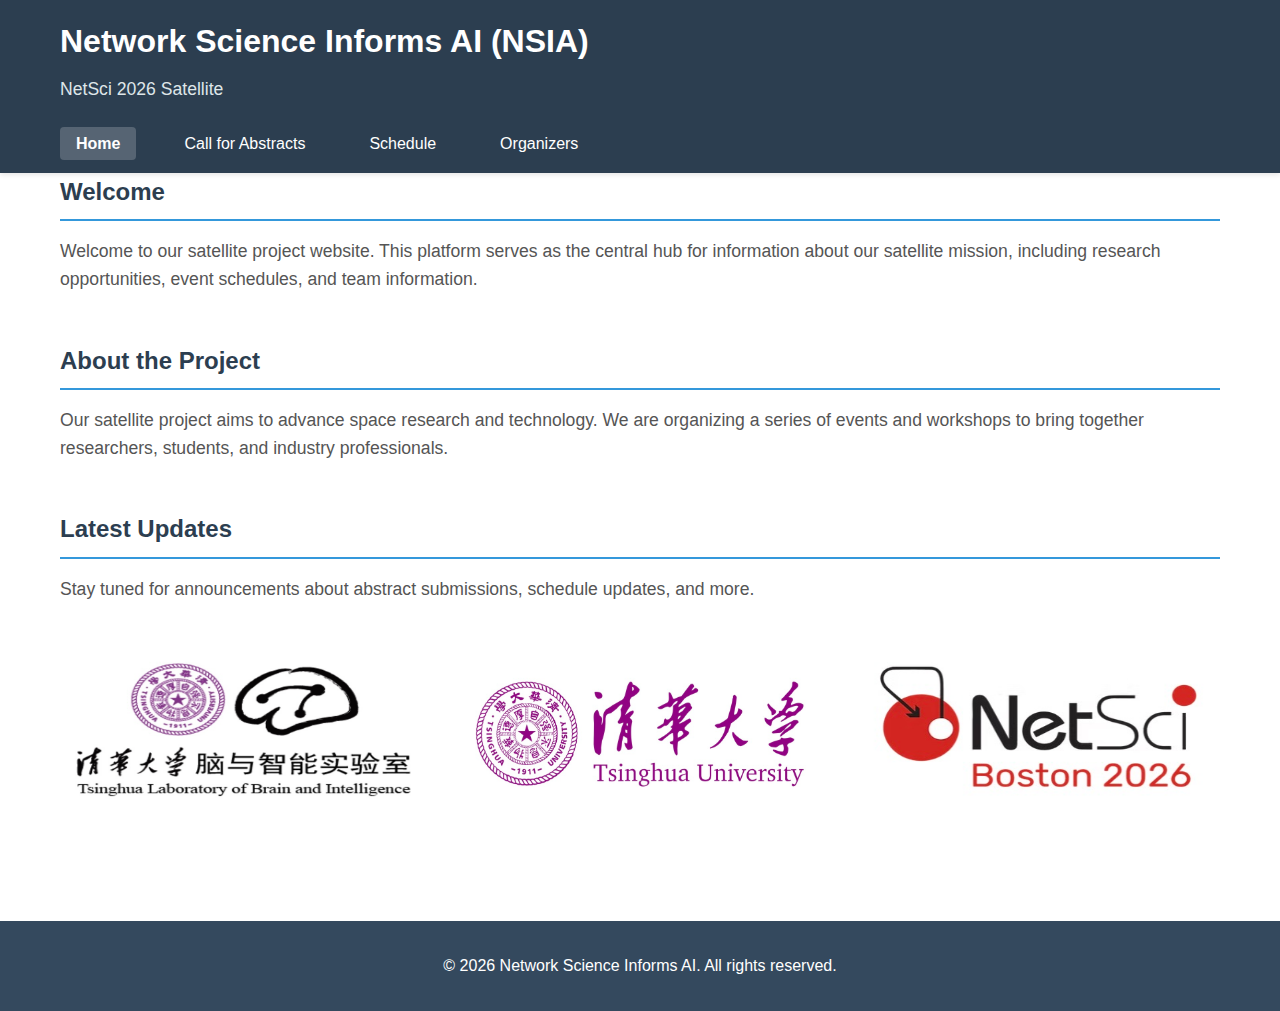
<file: index.html>
<!DOCTYPE html>
<html lang="en">
<head>
    <meta charset="UTF-8">
    <meta name="viewport" content="width=device-width, initial-scale=1.0">
    <title>Network Science Informs AI (NSIA)</title>
    <link rel="stylesheet" href="style.css">
</head>
<body>
    <header>
        <div class="container">
            <h1>Network Science Informs AI (NSIA)</h1>
            <p class="site-subheading">NetSci 2026 Satellite</p>
            <nav>
                <ul>
                    <li><a href="index.html" class="active">Home</a></li>
                    <li><a href="abstracts.html">Call for Abstracts</a></li>
                    <li><a href="schedule.html">Schedule</a></li>
                    <li><a href="organizers.html">Organizers</a></li>
                </ul>
            </nav>
        </div>
    </header>

    <main class="container">
        <section id="welcome">
            <h2>Welcome</h2>
            <p>Welcome to our satellite project website. This platform serves as the central hub for information about our satellite mission, including research opportunities, event schedules, and team information.</p>
        </section>

        <section id="about">
            <h2>About the Project</h2>
            <p>Our satellite project aims to advance space research and technology. We are organizing a series of events and workshops to bring together researchers, students, and industry professionals.</p>
        </section>

        <section id="updates">
            <h2>Latest Updates</h2>
            <p>Stay tuned for announcements about abstract submissions, schedule updates, and more.</p>
        </section>

        <section>
            <div class="logos">
                <!-- <div class="logo-placeholder">
                    <img src="images/ccni.png" alt="Organization Logo 1" style="width: 150px; height: 150px; background: #eee; display: block;">
                </div> -->
                <div class="logo-placeholder">
                    <img src="images/thbi.jpg" alt="Organization Logo 2" style="width: 350px; height: 150px; background: #eee; display: block;">
                </div>
                <div class="logo-placeholder">
                    <img src="images/thu.jpg" alt="Organization Logo 3" style="width: 350px; height: 150px; background: #eee; display: block;">
                </div>
                <div class="logo-placeholder">
                    <img src="images/netsci.jpg" alt="Organization Logo 4" style="width: 350px; height: 150px; background: #eee; display: block;">
                </div>
            </div>
        </section>

    </main>

    <footer>
        <div class="container">
            <p>&copy; 2026 Network Science Informs AI. All rights reserved.</p>
        </div>
    </footer>
</body>
</html>
</file>
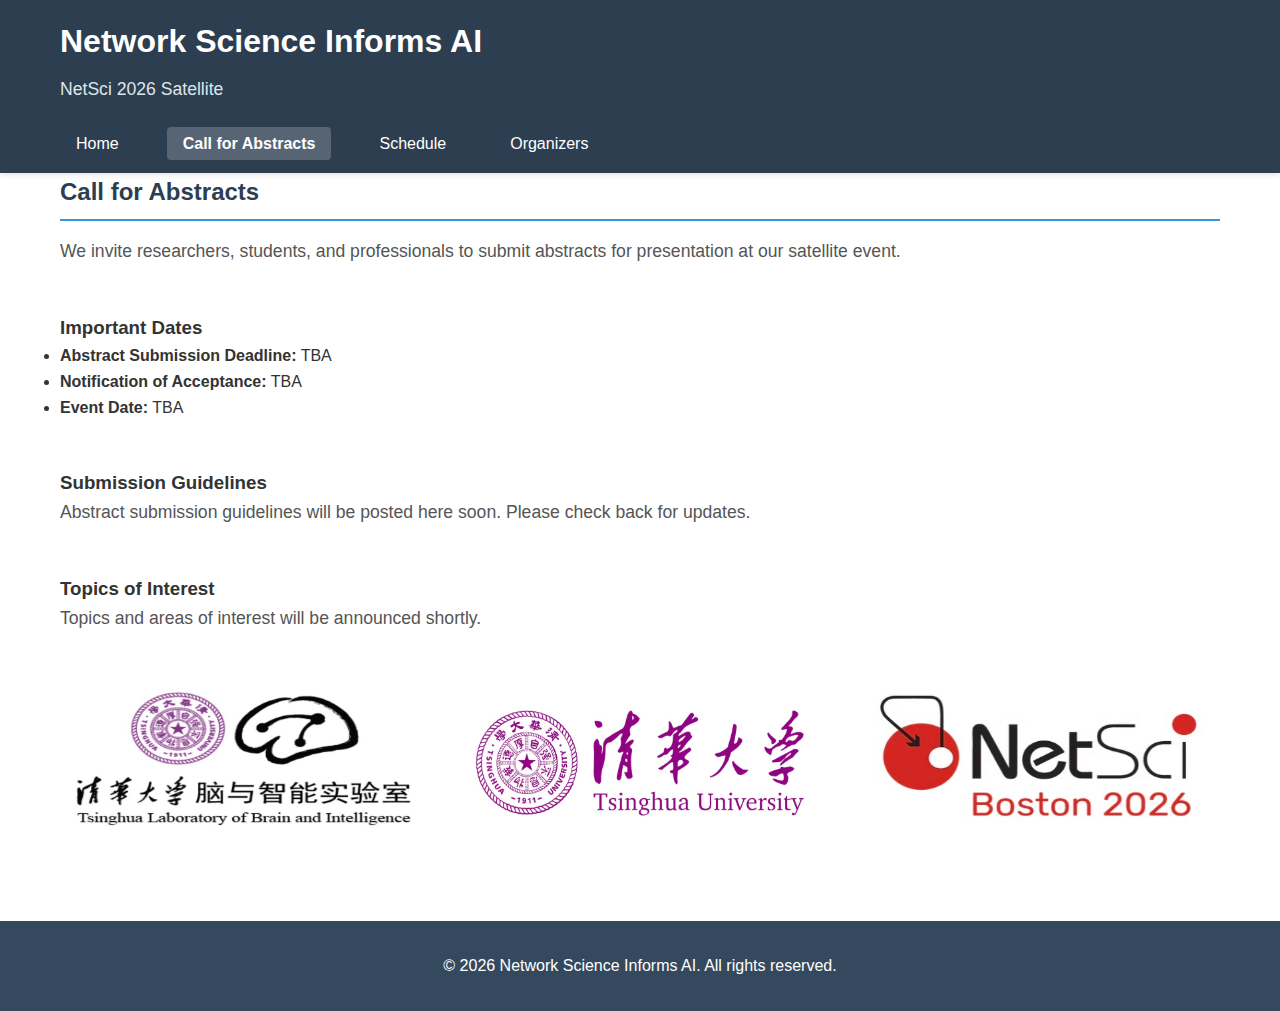
<file: abstracts.html>
<!DOCTYPE html>
<html lang="en">
<head>
    <meta charset="UTF-8">
    <meta name="viewport" content="width=device-width, initial-scale=1.0">
    <title>Call for Abstracts - Network Science Informs AI</title>
    <link rel="stylesheet" href="style.css">
</head>
<body>
    <header>
        <div class="container">
            <h1>Network Science Informs AI</h1>
            <p class="site-subheading">NetSci 2026 Satellite</p>
            <nav>
                <ul>
                    <li><a href="index.html">Home</a></li>
                    <li><a href="abstracts.html" class="active">Call for Abstracts</a></li>
                    <li><a href="schedule.html">Schedule</a></li>
                    <li><a href="organizers.html">Organizers</a></li>
                </ul>
            </nav>
        </div>
    </header>

    <main class="container">
        <section>
            <h2>Call for Abstracts</h2>
            <p>We invite researchers, students, and professionals to submit abstracts for presentation at our satellite event.</p>
        </section>

        <section>
            <h3>Important Dates</h3>
            <ul>
                <li><strong>Abstract Submission Deadline:</strong> TBA</li>
                <li><strong>Notification of Acceptance:</strong> TBA</li>
                <li><strong>Event Date:</strong> TBA</li>
            </ul>
        </section>

        <section>
            <h3>Submission Guidelines</h3>
            <p>Abstract submission guidelines will be posted here soon. Please check back for updates.</p>
        </section>

        <section>
            <h3>Topics of Interest</h3>
            <p>Topics and areas of interest will be announced shortly.</p>
        </section>

        <section>
            <div class="logos">
                <!-- <div class="logo-placeholder">
                    <img src="images/ccni.png" alt="Organization Logo 1" style="width: 150px; height: 150px; background: #eee; display: block;">
                </div> -->
                <div class="logo-placeholder">
                    <img src="images/thbi.jpg" alt="Organization Logo 2" style="width: 350px; height: 150px; background: #eee; display: block;">
                </div>
                <div class="logo-placeholder">
                    <img src="images/thu.jpg" alt="Organization Logo 3" style="width: 350px; height: 150px; background: #eee; display: block;">
                </div>
                <div class="logo-placeholder">
                    <img src="images/netsci.jpg" alt="Organization Logo 4" style="width: 350px; height: 150px; background: #eee; display: block;">
                </div>
            </div>
        </section>
        
    </main>

    <footer>
        <div class="container">
            <p>&copy; 2026 Network Science Informs AI. All rights reserved.</p>
        </div>
    </footer>
</body>
</html>
</file>
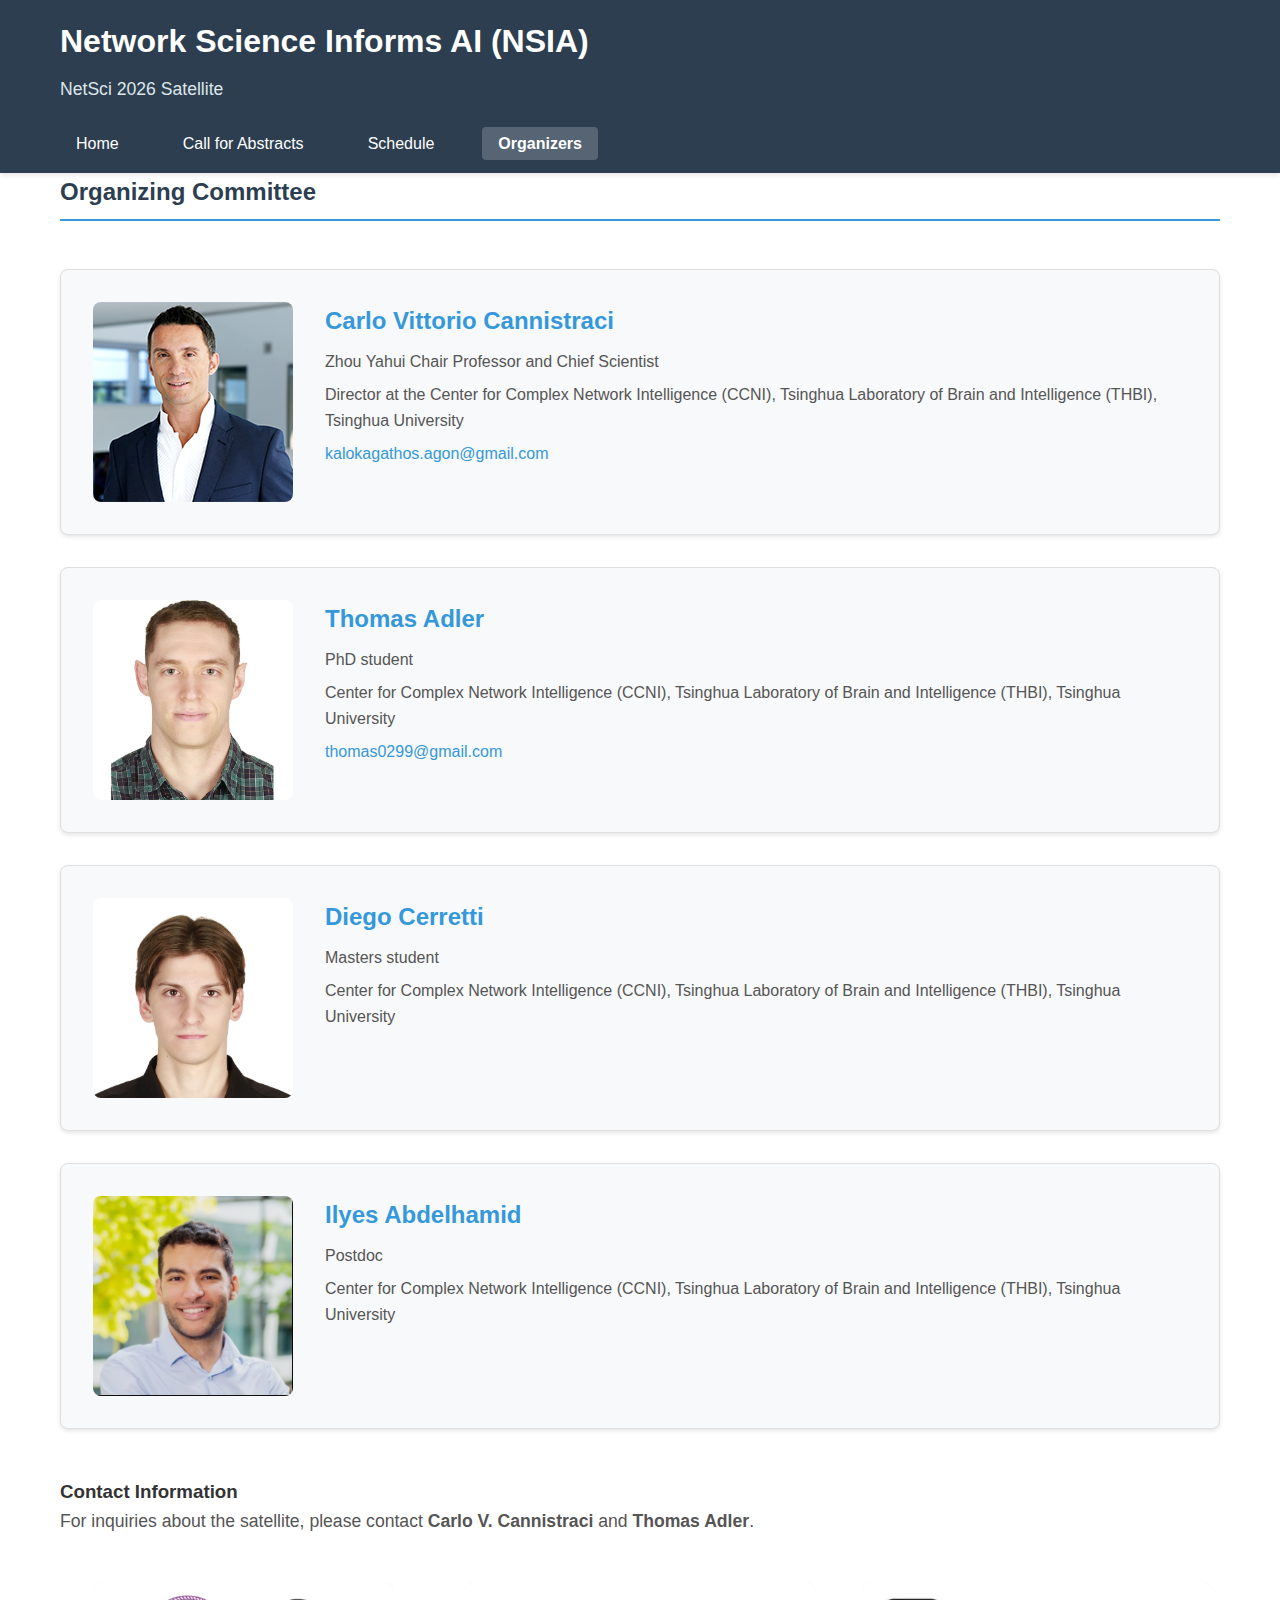
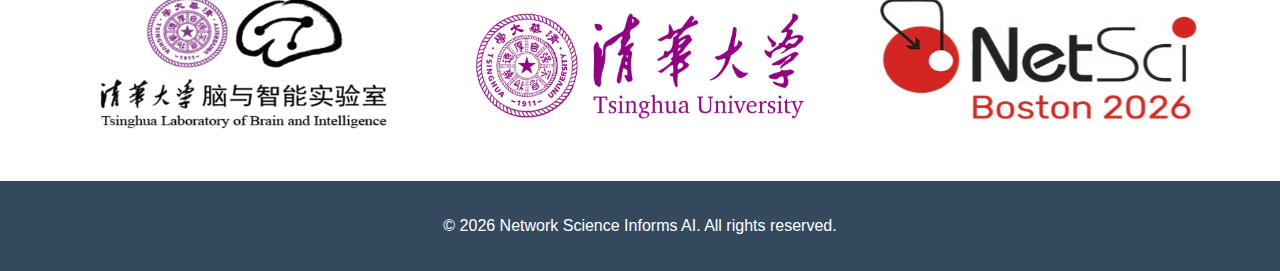
<file: organizers.html>
<!DOCTYPE html>
<html lang="en">
<head>
    <meta charset="UTF-8">
    <meta name="viewport" content="width=device-width, initial-scale=1.0">
    <title>Organizers - Network Science Informs AI (NSIA)</title>
    <link rel="stylesheet" href="style.css">
</head>
<body>
    <header>
        <div class="container">
            <h1>Network Science Informs AI (NSIA)</h1>
            <p class="site-subheading">NetSci 2026 Satellite</p>
            <nav>
                <ul>
                    <li><a href="index.html">Home</a></li>
                    <li><a href="abstracts.html">Call for Abstracts</a></li>
                    <li><a href="schedule.html">Schedule</a></li>
                    <li><a href="organizers.html" class="active">Organizers</a></li>
                </ul>
            </nav>
        </div>
    </header>

    <main class="container">
        <section>
            <h2>Organizing Committee</h2>
        </section>

        <section>
            
            <div class="organizer-card">
                <div class="organizer-photo">
                    <img src="images/carlo.jpg" alt="Carlo Vittorio Cannistraci" style="width: 200px; height: 200px; background: #ddd; display: block;">
                </div>
                <div class="organizer-info">
                    <h4><a href="https://brain.tsinghua.edu.cn/en/info/1010/1003.htm" target="_blank">Carlo Vittorio Cannistraci</a></h4>
                    <p> Zhou Yahui Chair Professor and Chief Scientist</p>
                    <p> Director at the Center for Complex Network Intelligence (CCNI), Tsinghua Laboratory of Brain and Intelligence (THBI), Tsinghua University</p>
                    <p> <a href="mailto:kalokagathos.agon@gmail.com">kalokagathos.agon@gmail.com</a></p>
                </div>
            </div>

            <div class="organizer-card">
                <div class="organizer-photo">
                    <img src="images/thomas2.jpg" alt="Thomas Adler" style="width: 200px; height: 200px; background: #ddd; display: block;">
                </div>
                <div class="organizer-info">
                    <h4><a href="https://brain.tsinghua.edu.cn/en/info/1048/1552.htm" target="_blank">Thomas Adler</a></h4>
                    <p> PhD student</p>
                    <p> Center for Complex Network Intelligence (CCNI), Tsinghua Laboratory of Brain and Intelligence (THBI), Tsinghua University</p>
                    <p> <a href="mailto:thomas0299@gmail.com">thomas0299@gmail.com</a></p>
                </div>
            </div>

            <div class="organizer-card">
                <div class="organizer-photo">
                    <img src="images/diego.jpg" alt="Diego Cerretti" style="width: 200px; height: 200px; background: #ddd; display: block;">
                </div>
                <div class="organizer-info">
                    <h4><a href="https://brain.tsinghua.edu.cn/en/info/1048/1618.htm" target="_blank">Diego Cerretti</a></h4>
                    <p> Masters student</p>
                    <p> Center for Complex Network Intelligence (CCNI), Tsinghua Laboratory of Brain and Intelligence (THBI), Tsinghua University</p>
                </div>
            </div>

             <div class="organizer-card">
                <div class="organizer-photo">
                    <img src="images/ilyes.jpg" alt="Ilyes Abdelhamid" style="width: 200px; height: 200px; background: #ddd; display: block;">
                </div>
                <div class="organizer-info">
                    <h4><a href="https://brain.tsinghua.edu.cn/en/info/1093/1548.htm" target="_blank">Ilyes Abdelhamid</a></h4>
                    <p> Postdoc</p>
                    <p> Center for Complex Network Intelligence (CCNI), Tsinghua Laboratory of Brain and Intelligence (THBI), Tsinghua University</p>
                </div>
            </div>
        </section>

        <section>
            <h3>Contact Information</h3>
            <p>For inquiries about the satellite, please contact <strong>Carlo V. Cannistraci</strong> and <strong>Thomas Adler</strong>.</p>
        </section>

        <section>
            <div class="logos">
                <!-- <div class="logo-placeholder">
                    <img src="images/ccni.png" alt="Organization Logo 1" style="width: 150px; height: 150px; background: #eee; display: block;">
                </div> -->
                <div class="logo-placeholder">
                    <img src="images/thbi.jpg" alt="Organization Logo 2" style="width: 300px; height: 150px; background: #eee; display: block;">
                </div>
                <div class="logo-placeholder">
                    <img src="images/thu.jpg" alt="Organization Logo 3" style="width: 350px; height: 150px; background: #eee; display: block;">
                </div>
                <div class="logo-placeholder">
                    <img src="images/netsci.jpg" alt="Organization Logo 4" style="width: 350px; height: 150px; background: #eee; display: block;">
                </div>
            </div>
        </section>
    </main>

    <footer>
        <div class="container">
            <p>&copy; 2026 Network Science Informs AI. All rights reserved.</p>
        </div>
    </footer>
</body>
</html>
</file>
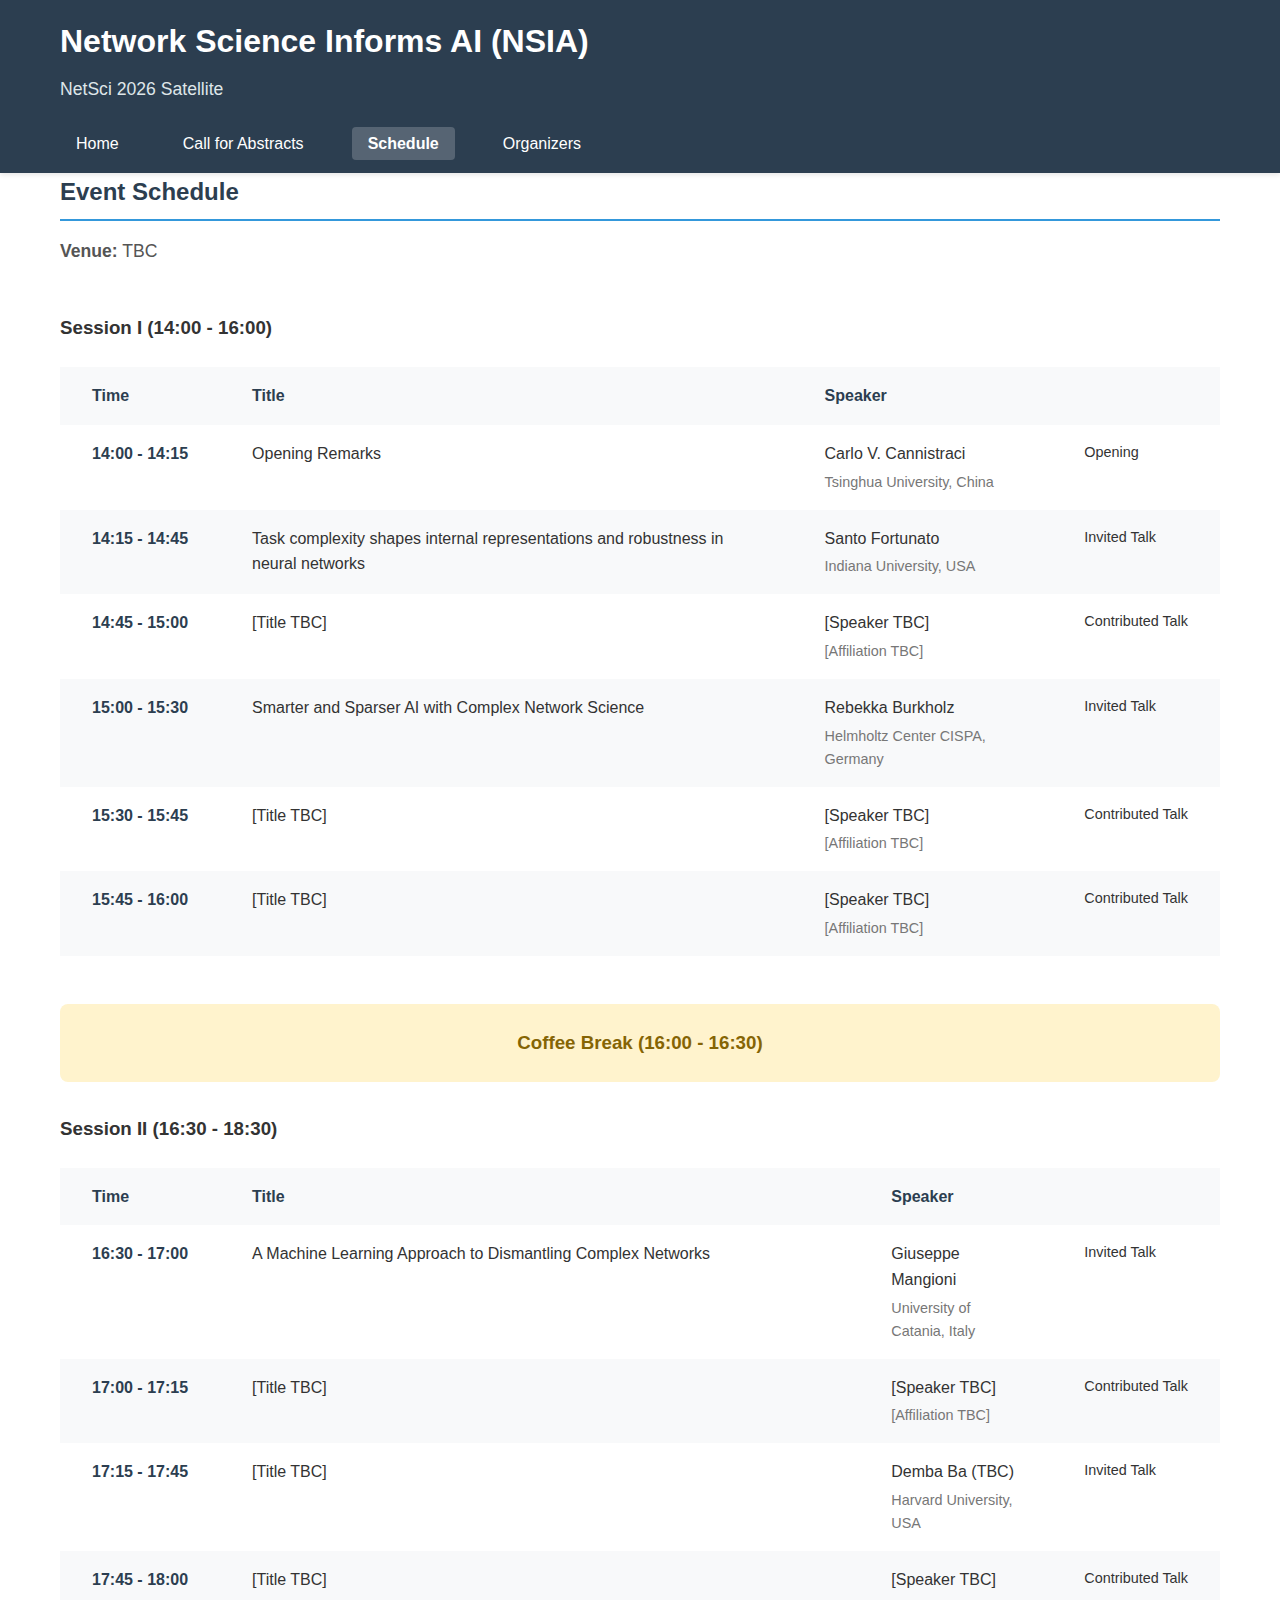
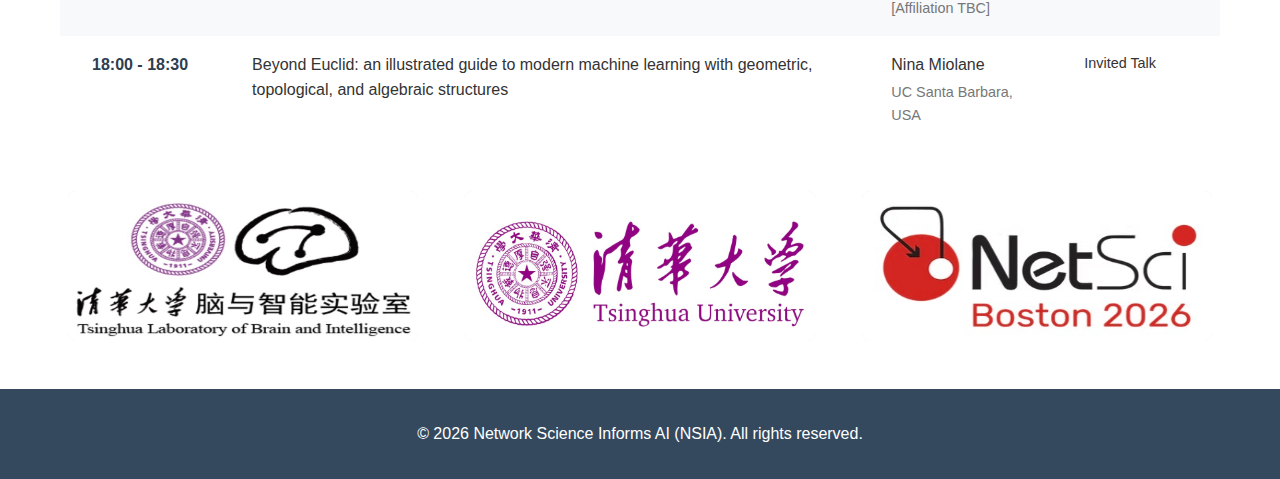
<file: schedule.html>
<!DOCTYPE html>
<html lang="en">
<head>
    <meta charset="UTF-8">
    <meta name="viewport" content="width=device-width, initial-scale=1.0">
    <title>Schedule - Network Science Informs AI (NSIA)</title>
    <link rel="stylesheet" href="style.css">
</head>
<body>
    <header>
        <div class="container">
            <h1>Network Science Informs AI (NSIA)</h1>
            <p class="site-subheading">NetSci 2026 Satellite</p>
            <nav>
                <ul>
                    <li><a href="index.html">Home</a></li>
                    <li><a href="abstracts.html">Call for Abstracts</a></li>
                    <li><a href="schedule.html" class="active">Schedule</a></li>
                    <li><a href="organizers.html">Organizers</a></li>
                </ul>
            </nav>
        </div>
    </header>

    <main class="container">
        <section>
            <h2>Event Schedule</h2>
            <p><strong>Venue:</strong> TBC</p>
        </section>

        <section>
            <h3>Session I (14:00 - 16:00)</h3>
            <table class="schedule-table">
                <thead>
                    <tr>
                        <th>Time</th>
                        <th>Title</th>
                        <th>Speaker</th>
                        <th></th>
                    </tr>
                </thead>
                <tbody>
                    <tr>
                        <td class="time">14:00 - 14:15</td>
                        <td class="talk-title">Opening Remarks</td>
                        <td class="speaker">
                            <div class="speaker-placeholder">Carlo V. Cannistraci</div>
                            <div class="affiliation">Tsinghua University, China</div>
                        </td>
                        <td class="talk-type">Opening</td>
                    </tr>
                    <tr>
                        <td class="time">14:15 - 14:45</td>
                        <td class="talk-title">Task complexity shapes internal representations and robustness in neural networks</td>
                        <td class="speaker">
                            <div class="speaker-placeholder">Santo Fortunato </div>
                            <div class="affiliation">Indiana University, USA</div>
                        </td>
                        <td class="talk-type">Invited Talk</td>
                    </tr>
                    <tr>
                        <td class="time">14:45 - 15:00</td>
                        <td class="talk-title">[Title TBC]</td>
                        <td class="speaker">
                            <div class="speaker-placeholder">[Speaker TBC]</div>
                            <div class="affiliation">[Affiliation TBC]</div>
                        </td>
                        <td class="talk-type">Contributed Talk</td>
                    </tr>
                    <tr>
                        <td class="time">15:00 - 15:30</td>
                        <td class="talk-title">Smarter and Sparser AI with Complex Network Science</td>
                        <td class="speaker">
                            <div class="speaker-placeholder">Rebekka Burkholz </div>
                            <div class="affiliation">Helmholtz Center CISPA, Germany</div>
                        </td>
                        <td class="talk-type">Invited Talk</td>
                    </tr>
                    <tr>
                        <td class="time">15:30 - 15:45</td>
                        <td class="talk-title">[Title TBC]</td>
                        <td class="speaker">
                            <div class="speaker-placeholder">[Speaker TBC]</div>
                            <div class="affiliation">[Affiliation TBC]</div>
                        </td>
                        <td class="talk-type">Contributed Talk</td>
                    </tr>
                    <tr>
                        <td class="time">15:45 - 16:00</td>
                        <td class="talk-title">[Title TBC]</td>
                        <td class="speaker">
                            <div class="speaker-placeholder">[Speaker TBC]</div>
                            <div class="affiliation">[Affiliation TBC]</div>
                        </td>
                        <td class="talk-type">Contributed Talk</td>
                    </tr>
                </tbody>
            </table>
        </section>

        <section class="break-section">
            <h3>Coffee Break (16:00 - 16:30)</h3>
        </section>

        <section>
            <h3>Session II (16:30 - 18:30)</h3>
            <table class="schedule-table">
                <thead>
                    <tr>
                        <th>Time</th>
                        <th>Title</th>
                        <th>Speaker</th>
                        <th></th>
                    </tr>
                </thead>
                <tbody>
                    <tr>
                        <td class="time">16:30 - 17:00</td>
                        <td class="talk-title">A Machine Learning Approach to Dismantling Complex Networks</td>
                        <td class="speaker">
                            <div class="speaker-placeholder">Giuseppe Mangioni</div>
                            <div class="affiliation">University of Catania, Italy</div>
                        </td>
                        <td class="talk-type">Invited Talk</td>
                    </tr>
                    <tr>
                        <td class="time">17:00 - 17:15</td>
                        <td class="talk-title">[Title TBC]</td>
                        <td class="speaker">
                            <div class="speaker-placeholder">[Speaker TBC]</div>
                            <div class="affiliation">[Affiliation TBC]</div>
                        </td>
                        <td class="talk-type">Contributed Talk</td>
                    </tr>
                    <tr>
                        <td class="time">17:15 - 17:45</td>
                        <td class="talk-title">[Title TBC]</td>
                        <td class="speaker">
                            <div class="speaker-placeholder">Demba Ba (TBC)</div>
                            <div class="affiliation">Harvard University, USA</div>
                        </td>
                        <td class="talk-type">Invited Talk</td>
                    </tr>
                    <tr>
                        <td class="time">17:45 - 18:00</td>
                        <td class="talk-title">[Title TBC]</td>
                        <td class="speaker">
                            <div class="speaker-placeholder">[Speaker TBC]</div>
                            <div class="affiliation">[Affiliation TBC]</div>
                        </td>
                        <td class="talk-type">Contributed Talk</td>
                    </tr>
                    <tr>
                        <td class="time">18:00 - 18:30</td>
                        <td class="talk-title">Beyond Euclid: an illustrated guide to modern machine learning with geometric, topological, and algebraic structures</td>
                        <td class="speaker">
                            <div class="speaker-placeholder">Nina Miolane </div>
                            <div class="affiliation">UC Santa Barbara, USA</div>
                        </td>
                        <td class="talk-type">Invited Talk</td>
                    </tr>
                </tbody>
            </table>
        </section>

        <section>
            <div class="logos">
                <!-- <div class="logo-placeholder">
                    <img src="images/ccni.png" alt="Organization Logo 1" style="width: 150px; height: 150px; background: #eee; display: block;">
                </div> -->
                <div class="logo-placeholder">
                    <img src="images/thbi.jpg" alt="Organization Logo 2" style="width: 350px; height: 150px; background: #eee; display: block;">
                </div>
                <div class="logo-placeholder">
                    <img src="images/thu.jpg" alt="Organization Logo 3" style="width: 350px; height: 150px; background: #eee; display: block;">
                </div>
                <div class="logo-placeholder">
                    <img src="images/netsci.jpg" alt="Organization Logo 4" style="width: 350px; height: 150px; background: #eee; display: block;">
                </div>
            </div>
        </section>

    </main>

    <footer>
        <div class="container">
            <p>&copy; 2026 Network Science Informs AI (NSIA). All rights reserved.</p>
        </div>
    </footer>
</body>
</html>
</file>
<file: style.css>
* {
    margin: 0;
    padding: 0;
    box-sizing: border-box;
}

body {
    font-family: -apple-system, BlinkMacSystemFont, 'Segoe UI', Roboto, Oxygen, Ubuntu, Cantarell, sans-serif;
    line-height: 1.6;
    color: #333;
}

.container {
    max-width: 1200px;
    margin: 0 auto;
    padding: 0 20px;
}

header {
    background: #2c3e50;
    color: white;
    padding: 1rem 0;
    box-shadow: 0 2px 5px rgba(0,0,0,0.1);
}

header h1 {
    margin-bottom: 0.5rem;
}

.site-subheading {
    margin: 0 0 1.75rem;
    font-size: 1.1rem;
    color: #dfe6e9;
}

nav ul {
    list-style: none;
    display: flex;
    gap: 2rem;
}

nav a {
    color: white;
    text-decoration: none;
    transition: color 0.3s;
    padding: 0.5rem 1rem;
    border-radius: 4px;
}

nav a:hover {
    color: #3498db;
    background: rgba(255, 255, 255, 0.1);
}

nav a.active {
    background: rgba(255, 255, 255, 0.2);
    font-weight: 600;
}

main {
    padding: 3rem 0;
    min-height: calc(100vh - 200px);
}

section {
    margin-bottom: 3rem;
}

section h2 {
    color: #2c3e50;
    margin-bottom: 1rem;
    padding-bottom: 0.5rem;
    border-bottom: 2px solid #3498db;
}

section p {
    font-size: 1.1rem;
    color: #555;
}

footer {
    background: #34495e;
    color: white;
    text-align: center;
    padding: 2rem 0;
    margin-top: 3rem;
}
/* Organizer Cards */
.organizer-card {
    background: #f8f9fa;
    border: 1px solid #e0e0e0;
    border-radius: 8px;
    padding: 2rem;
    margin-bottom: 2rem;
    display: flex;
    gap: 2rem;
    align-items: flex-start;
    box-shadow: 0 2px 4px rgba(0,0,0,0.1);
    transition: transform 0.3s, box-shadow 0.3s;
}

.organizer-card:hover {
    transform: translateY(-2px);
    box-shadow: 0 4px 8px rgba(0,0,0,0.15);
}

.organizer-photo img {
    border-radius: 8px;
    object-fit: cover;
}

.organizer-info h4 {
    color: #2c3e50;
    font-size: 1.5rem;
    margin-bottom: 0.5rem;
}

.organizer-info p {
    margin-bottom: 0.5rem;
    font-size: 1rem;
}

.organizer-info a {
    color: #3498db;
    text-decoration: none;
    transition: color 0.3s;
}

.organizer-info a:hover {
    color: #2980b9;
    text-decoration: underline;
}

/* Logos Section */
.logos {
    display: grid;
    grid-template-columns: repeat(auto-fit, minmax(150px, 1fr));
    gap: 2rem;
    margin-top: 2rem;
    justify-items: center;
}

.logo-placeholder img {
    border-radius: 8px;
    border: none;
}

/* Schedule Table */
.schedule-table {
    width: 100%;
    border-collapse: collapse;
    margin-top: 1.5rem;
}

.schedule-table thead {
    background: #f8f9fa;
}

.schedule-table th {
    padding: 1rem 2rem;
    text-align: left;
    font-weight: 600;
    color: #2c3e50;
    border: none;
}

.schedule-table td {
    padding: 1rem 2rem;
    border: none;
    vertical-align: top;
}

.schedule-table tbody tr {
    background: #fff;
    transition: background 0.2s;
}

.schedule-table tbody tr:nth-child(even) {
    background: #f8f9fa;
}

.schedule-table tbody tr:hover {
    background: #e9ecef;
}

.schedule-table .time {
    font-weight: 600;
    color: #2c3e50;
    white-space: nowrap;
    min-width: 120px;
}

.schedule-table .talk-title {
    font-weight: 500;
    color: #333;
    min-width: 250px;
}

.schedule-table .speaker {
    color: #555;
}

.schedule-table .speaker-placeholder {
    font-weight: 500;
    color: #333;
}

.schedule-table .affiliation {
    font-size: 0.9rem;
    color: #777;
    margin-top: 0.25rem;
}

.schedule-table .talk-type {
    font-size: 0.9rem;
    font-weight: 500;
    color: #333;
    white-space: nowrap;
}

.break-section {
    text-align: center;
    padding: 1.5rem 0;
    background: #fff3cd;
    border-radius: 8px;
    margin: 2rem 0;
}

.break-section h3 {
    color: #856404;
    margin: 0;
}

/* Responsive Design */
@media (max-width: 768px) {
    .organizer-card {
        flex-direction: column;
        align-items: center;
        text-align: center;
    }
    
    nav ul {
        flex-direction: column;
        gap: 0.5rem;
    }
    
    .logos {
        grid-template-columns: repeat(2, 1fr);
    }
}
</file>
